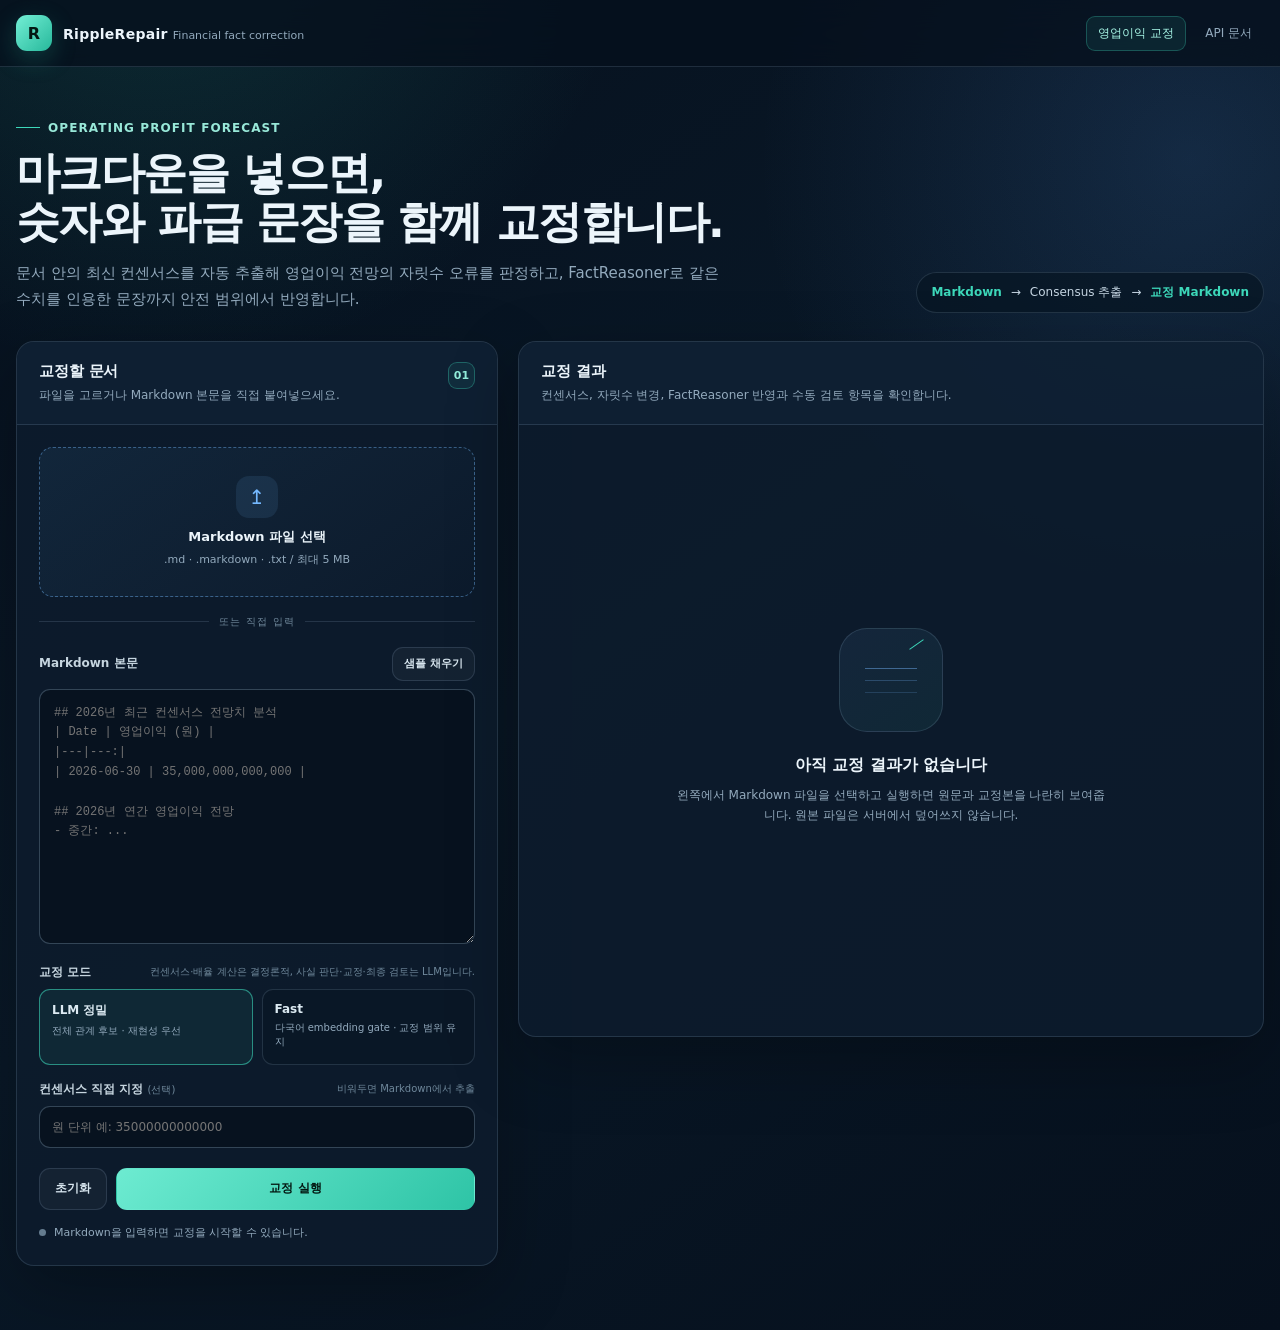
<file: web_app/static/forecast_correction.html>
<!DOCTYPE html>
<html lang="ko">
<head>
  <meta charset="UTF-8" />
  <meta name="viewport" content="width=device-width, initial-scale=1.0" />
  <meta name="color-scheme" content="dark" />
  <title>영업이익 전망 교정 · RippleRepair</title>
  <style>
    :root {
      --bg: #07111f;
      --panel: rgba(13, 28, 45, 0.88);
      --panel-strong: #102338;
      --panel-soft: rgba(25, 50, 73, 0.62);
      --line: rgba(148, 177, 202, 0.18);
      --line-strong: rgba(148, 177, 202, 0.32);
      --text: #ecf5fb;
      --muted: #93aabd;
      --accent: #3dd8ba;
      --accent-strong: #20bfa2;
      --blue: #75b9ff;
      --amber: #f4c66d;
      --red: #ff8d8d;
      --shadow: 0 24px 70px rgba(0, 0, 0, 0.26);
      --radius: 18px;
    }

    * { box-sizing: border-box; }

    html { scroll-behavior: smooth; }

    body {
      margin: 0;
      min-height: 100vh;
      color: var(--text);
      background:
        radial-gradient(circle at 12% -8%, rgba(43, 178, 154, 0.19), transparent 30rem),
        radial-gradient(circle at 93% 12%, rgba(76, 133, 210, 0.17), transparent 27rem),
        linear-gradient(145deg, #06101d 0%, #091827 48%, #06101d 100%);
      font-family: Pretendard, "Noto Sans KR", Inter, ui-sans-serif, system-ui, -apple-system, BlinkMacSystemFont, "Segoe UI", sans-serif;
    }

    button, input, textarea { font: inherit; }

    button, a, input, textarea, [tabindex] { outline-color: var(--accent); }

    a { color: inherit; text-decoration: none; }

    .shell { width: min(1480px, calc(100% - 32px)); margin: 0 auto; }

    .topbar {
      position: sticky;
      top: 0;
      z-index: 10;
      border-bottom: 1px solid var(--line);
      background: rgba(6, 16, 29, 0.78);
      backdrop-filter: blur(18px);
    }

    .topbar-inner {
      min-height: 66px;
      display: flex;
      align-items: center;
      gap: 18px;
    }

    .brand { display: flex; align-items: center; gap: 11px; min-width: 0; }

    .brand-mark {
      width: 36px;
      height: 36px;
      display: grid;
      place-items: center;
      border-radius: 11px;
      color: #031813;
      background: linear-gradient(135deg, #73efd5, #27b89b);
      box-shadow: 0 8px 24px rgba(39, 184, 155, 0.25);
      font-weight: 900;
    }

    .brand-copy { min-width: 0; }
    .brand-title { margin: 0; font-size: 14px; font-weight: 800; letter-spacing: 0.02em; }
    .brand-subtitle { margin: 2px 0 0; color: var(--muted); font-size: 11px; white-space: nowrap; }

    .nav { margin-left: auto; display: flex; align-items: center; gap: 7px; overflow-x: auto; }
    .nav a {
      flex: 0 0 auto;
      padding: 8px 11px;
      border: 1px solid transparent;
      border-radius: 9px;
      color: var(--muted);
      font-size: 12px;
      transition: .18s ease;
    }
    .nav a:hover { color: var(--text); border-color: var(--line); background: rgba(255,255,255,.035); }
    .nav a.active { color: #a8f7e7; border-color: rgba(61,216,186,.28); background: rgba(61,216,186,.09); }

    main { padding: 46px 0 64px; }

    .hero {
      display: grid;
      grid-template-columns: minmax(0, 1fr) auto;
      gap: 28px;
      align-items: end;
      margin-bottom: 28px;
    }

    .eyebrow {
      display: inline-flex;
      align-items: center;
      gap: 8px;
      margin-bottom: 13px;
      color: #98e8d8;
      font-size: 12px;
      font-weight: 800;
      letter-spacing: .09em;
      text-transform: uppercase;
    }

    .eyebrow::before {
      content: "";
      width: 24px;
      height: 1px;
      background: var(--accent);
    }

    h1 { margin: 0; font-size: clamp(27px, 4vw, 44px); line-height: 1.13; letter-spacing: -0.035em; }
    .hero p { max-width: 710px; margin: 14px 0 0; color: var(--muted); font-size: 15px; line-height: 1.72; }

    .flow-pill {
      display: flex;
      align-items: center;
      gap: 9px;
      padding: 11px 14px;
      border: 1px solid var(--line);
      border-radius: 999px;
      background: rgba(8, 22, 36, .74);
      color: #c5d5e2;
      font-size: 12px;
      white-space: nowrap;
    }
    .flow-pill b { color: var(--accent); }

    .workspace {
      display: grid;
      grid-template-columns: minmax(360px, .84fr) minmax(500px, 1.3fr);
      gap: 20px;
      align-items: start;
    }

    .card {
      border: 1px solid var(--line);
      border-radius: var(--radius);
      background: var(--panel);
      box-shadow: var(--shadow);
      overflow: hidden;
    }

    .card-head {
      display: flex;
      align-items: flex-start;
      justify-content: space-between;
      gap: 18px;
      padding: 20px 22px;
      border-bottom: 1px solid var(--line);
      background: rgba(17, 37, 57, .48);
    }

    .card-head h2 { margin: 0; font-size: 15px; letter-spacing: -.01em; }
    .card-head p { margin: 5px 0 0; color: var(--muted); font-size: 12px; line-height: 1.5; }
    .card-body { padding: 22px; }

    .step {
      min-width: 27px;
      height: 27px;
      display: inline-grid;
      place-items: center;
      border: 1px solid rgba(61,216,186,.33);
      border-radius: 9px;
      color: #92eddb;
      background: rgba(61,216,186,.08);
      font-size: 11px;
      font-weight: 850;
    }

    .dropzone {
      display: grid;
      place-items: center;
      min-height: 150px;
      padding: 22px;
      border: 1px dashed rgba(117,185,255,.42);
      border-radius: 14px;
      background: linear-gradient(145deg, rgba(37,76,106,.25), rgba(13,30,47,.25));
      text-align: center;
      cursor: pointer;
      transition: border-color .18s ease, background .18s ease, transform .18s ease;
    }

    .dropzone:hover, .dropzone.dragging {
      border-color: var(--accent);
      background: rgba(61,216,186,.07);
      transform: translateY(-1px);
    }

    .drop-icon {
      width: 42px;
      height: 42px;
      display: grid;
      place-items: center;
      margin: 0 auto 10px;
      border-radius: 13px;
      color: var(--blue);
      background: rgba(117,185,255,.10);
      font-size: 20px;
    }
    .dropzone strong { display: block; font-size: 13px; }
    .dropzone span { display: block; margin-top: 6px; color: var(--muted); font-size: 11px; }

    .file-meta {
      display: none;
      align-items: center;
      justify-content: space-between;
      gap: 12px;
      margin-top: 10px;
      padding: 10px 12px;
      border: 1px solid rgba(61,216,186,.20);
      border-radius: 10px;
      background: rgba(61,216,186,.055);
      color: #b6cbd9;
      font-size: 11px;
    }
    .file-meta.visible { display: flex; }
    .file-meta b { color: #9aebdb; font-weight: 700; }

    .divider {
      display: flex;
      align-items: center;
      gap: 10px;
      margin: 18px 0;
      color: #6f879a;
      font-size: 10px;
      text-transform: uppercase;
      letter-spacing: .13em;
    }
    .divider::before, .divider::after { content: ""; height: 1px; flex: 1; background: var(--line); }

    .field { margin-bottom: 16px; }
    .field:last-child { margin-bottom: 0; }
    .label-row { display: flex; align-items: center; justify-content: space-between; gap: 10px; margin-bottom: 8px; }
    label, .field-label { color: #c6d5df; font-size: 12px; font-weight: 700; }
    .hint { color: #6f889b; font-size: 10px; font-weight: 500; }

    textarea, input[type="number"] {
      width: 100%;
      border: 1px solid var(--line-strong);
      border-radius: 11px;
      color: var(--text);
      background: rgba(5, 15, 26, .64);
      transition: border-color .18s ease, box-shadow .18s ease;
    }
    textarea:focus, input[type="number"]:focus {
      border-color: rgba(61,216,186,.72);
      box-shadow: 0 0 0 3px rgba(61,216,186,.08);
      outline: none;
    }
    textarea {
      min-height: 255px;
      padding: 14px;
      resize: vertical;
      font-family: "SFMono-Regular", Consolas, "Liberation Mono", Menlo, monospace;
      font-size: 12px;
      line-height: 1.65;
      tab-size: 2;
    }
    input[type="number"] { height: 42px; padding: 0 12px; font-size: 12px; }

    .mode-grid { display: grid; grid-template-columns: 1fr 1fr; gap: 9px; }
    .mode-option { position: relative; cursor: pointer; }
    .mode-option input { position: absolute; opacity: 0; pointer-events: none; }
    .mode-copy {
      display: block;
      min-height: 76px;
      padding: 12px;
      border: 1px solid var(--line);
      border-radius: 11px;
      background: rgba(8,20,32,.42);
      transition: .18s ease;
    }
    .mode-copy strong { display: block; color: #dceaf2; font-size: 12px; }
    .mode-copy small { display: block; margin-top: 5px; color: var(--muted); font-size: 10px; line-height: 1.45; font-weight: 500; }
    .mode-option input:checked + .mode-copy { border-color: rgba(61,216,186,.58); background: rgba(61,216,186,.075); }
    .mode-option input:focus-visible + .mode-copy { outline: 2px solid var(--accent); outline-offset: 2px; }

    .actions { display: flex; gap: 9px; margin-top: 20px; }
    .button {
      min-height: 42px;
      display: inline-flex;
      align-items: center;
      justify-content: center;
      gap: 8px;
      border: 1px solid var(--line);
      border-radius: 11px;
      padding: 0 15px;
      color: #d8e6ef;
      background: rgba(255,255,255,.035);
      cursor: pointer;
      font-size: 12px;
      font-weight: 780;
      transition: transform .15s ease, background .15s ease, border-color .15s ease;
    }
    .button:hover:not(:disabled) { transform: translateY(-1px); border-color: var(--line-strong); background: rgba(255,255,255,.065); }
    .button:disabled { opacity: .5; cursor: not-allowed; }
    .button.primary { flex: 1; border-color: transparent; color: #041913; background: linear-gradient(135deg, #6debd1, #2ec4a6); }
    .button.primary:hover:not(:disabled) { background: linear-gradient(135deg, #86f1dc, #3dd0b2); }
    .button.small { min-height: 34px; padding: 0 11px; font-size: 11px; }

    .spinner {
      width: 14px;
      height: 14px;
      display: none;
      border: 2px solid rgba(3,24,19,.22);
      border-top-color: #041913;
      border-radius: 50%;
      animation: spin .75s linear infinite;
    }
    .working .spinner { display: inline-block; }
    @keyframes spin { to { transform: rotate(360deg); } }

    .status-line {
      display: flex;
      align-items: center;
      gap: 8px;
      min-height: 20px;
      margin-top: 13px;
      color: var(--muted);
      font-size: 11px;
    }
    .status-dot { width: 7px; height: 7px; border-radius: 50%; background: #657c8f; }
    .status-line.success { color: #8be6d3; }
    .status-line.success .status-dot { background: var(--accent); box-shadow: 0 0 0 4px rgba(61,216,186,.09); }
    .status-line.error { color: var(--red); }
    .status-line.error .status-dot { background: var(--red); }
    .status-line.busy .status-dot { background: var(--amber); animation: pulse 1.2s ease infinite; }
    @keyframes pulse { 50% { opacity: .35; } }

    .output-card { min-height: 696px; }
    .output-actions { display: none; flex-wrap: wrap; gap: 7px; }
    .output-actions.visible { display: flex; }

    .empty-state {
      min-height: 605px;
      display: grid;
      place-items: center;
      padding: 46px;
      text-align: center;
    }
    .empty-state.hidden { display: none; }
    .empty-graphic {
      width: 104px;
      height: 104px;
      position: relative;
      margin: 0 auto 23px;
      border: 1px solid var(--line);
      border-radius: 28px;
      background: linear-gradient(145deg, rgba(117,185,255,.08), rgba(61,216,186,.08));
    }
    .empty-graphic::before, .empty-graphic::after {
      content: "";
      position: absolute;
      left: 25px;
      right: 25px;
      height: 1px;
      background: rgba(117,185,255,.45);
    }
    .empty-graphic::before { top: 39px; box-shadow: 0 12px 0 rgba(117,185,255,.25), 0 24px 0 rgba(117,185,255,.18); }
    .empty-graphic::after { width: 17px; left: auto; right: 17px; top: 15px; background: var(--accent); transform: rotate(-35deg); }
    .empty-state h3 { margin: 0; font-size: 16px; }
    .empty-state p { max-width: 440px; margin: 10px auto 0; color: var(--muted); font-size: 12px; line-height: 1.65; }

    .progress-panel { display: none; padding: 24px 22px; }
    .progress-panel.visible { display: block; }
    .progress-head { display: flex; align-items: baseline; justify-content: space-between; gap: 12px; margin-bottom: 16px; }
    .progress-head h3 { margin: 0; font-size: 14px; }
    .progress-head span { color: var(--amber); font-size: 11px; }
    .progress-list { display: grid; gap: 9px; }
    .progress-item { display: grid; grid-template-columns: 20px minmax(0, 1fr); gap: 10px; align-items: start; padding: 11px 12px; border: 1px solid var(--line); border-radius: 11px; background: rgba(5,16,27,.38); }
    .progress-icon { width: 18px; height: 18px; display: grid; place-items: center; border: 1px solid #557084; border-radius: 50%; color: #8aa2b4; font-size: 10px; }
    .progress-item.active { border-color: rgba(244,198,109,.38); background: rgba(244,198,109,.06); }
    .progress-item.active .progress-icon { border-color: var(--amber); color: var(--amber); animation: pulse 1.2s ease infinite; }
    .progress-item.completed .progress-icon { border-color: var(--accent); color: var(--accent); }
    .progress-item.failed { border-color: rgba(255,141,141,.4); }
    .progress-item.failed .progress-icon { border-color: var(--red); color: var(--red); }
    .progress-item strong { display: block; color: #dceaf3; font-size: 12px; }
    .progress-item small { display: block; margin-top: 3px; color: var(--muted); font-size: 11px; line-height: 1.45; }

    .result { display: none; }
    .result.visible { display: block; }

    .summary-grid { display: grid; grid-template-columns: repeat(4, 1fr); gap: 10px; margin-bottom: 18px; }
    .summary-item {
      min-height: 88px;
      padding: 13px;
      border: 1px solid var(--line);
      border-radius: 12px;
      background: rgba(5,16,27,.46);
    }
    .summary-item span { display: block; color: var(--muted); font-size: 10px; }
    .summary-item strong { display: block; margin-top: 8px; color: #f1f8fc; font-size: 17px; letter-spacing: -.02em; }
    .summary-item small { display: block; margin-top: 4px; color: #728a9d; font-size: 9px; line-height: 1.35; }
    .summary-item.review strong { color: var(--amber); }
    .summary-item.clear strong { color: var(--accent); }

    .section-block { margin-top: 18px; }
    .section-title { display: flex; align-items: center; justify-content: space-between; gap: 12px; margin-bottom: 9px; }
    .section-title h3 { margin: 0; color: #d8e7ef; font-size: 12px; }
    .count-badge { padding: 3px 7px; border-radius: 999px; color: #8aa2b4; background: rgba(255,255,255,.045); font-size: 9px; }

    .compare-grid { display: grid; grid-template-columns: 1fr 1fr; gap: 10px; }
    .compare-pane { min-width: 0; border: 1px solid var(--line); border-radius: 12px; overflow: hidden; background: rgba(4,14,24,.55); }
    .compare-head { display: flex; justify-content: space-between; align-items: center; padding: 9px 11px; border-bottom: 1px solid var(--line); color: #8da4b5; font-size: 10px; }
    .compare-head b { color: #caddE7; }
    .markdown-output {
      width: 100%;
      min-height: 275px;
      max-height: 470px;
      padding: 13px;
      border: 0;
      border-radius: 0;
      background: transparent;
      color: #bcd0dc;
      resize: vertical;
      font-size: 11px;
      line-height: 1.58;
    }
    .compare-pane.corrected { border-color: rgba(61,216,186,.24); }
    .compare-pane.corrected .markdown-output { color: #d6eee8; }

    .change-list, .review-list { display: grid; gap: 8px; }
    .change-item, .review-item {
      padding: 11px 12px;
      border: 1px solid var(--line);
      border-radius: 11px;
      background: rgba(7,18,30,.53);
    }
    .change-top { display: flex; align-items: center; justify-content: space-between; gap: 12px; }
    .change-top strong { font-size: 11px; }
    .factor { color: #91e9d7; font-size: 10px; font-family: ui-monospace, monospace; }
    .change-lines { display: grid; grid-template-columns: 1fr auto 1fr; align-items: center; gap: 8px; margin-top: 9px; }
    .change-lines code {
      min-width: 0;
      overflow-x: auto;
      padding: 7px 8px;
      border-radius: 7px;
      color: #aabecb;
      background: rgba(0,0,0,.22);
      font-size: 9px;
      white-space: pre;
    }
    .change-lines code.after { color: #a9e8db; background: rgba(61,216,186,.055); }
    .arrow { color: #577184; font-size: 11px; }
    .empty-list { padding: 18px; border: 1px dashed var(--line); border-radius: 11px; color: #71899b; text-align: center; font-size: 11px; }

    .review-item { border-color: rgba(244,198,109,.20); background: rgba(244,198,109,.035); }
    .review-item strong { display: block; color: #f0cd86; font-size: 11px; line-height: 1.55; }
    .review-item small { display: block; margin-top: 5px; color: #8299aa; font-size: 9px; }
    .review-list.clear .review-item { border-color: rgba(61,216,186,.18); background: rgba(61,216,186,.035); }
    .review-list.clear .review-item strong { color: #88dfce; }

    .toast {
      position: fixed;
      right: 22px;
      bottom: 22px;
      z-index: 20;
      max-width: min(360px, calc(100% - 44px));
      padding: 11px 14px;
      border: 1px solid rgba(61,216,186,.28);
      border-radius: 11px;
      color: #d9f5ef;
      background: rgba(10, 31, 43, .96);
      box-shadow: var(--shadow);
      font-size: 11px;
      opacity: 0;
      transform: translateY(10px);
      pointer-events: none;
      transition: .2s ease;
    }
    .toast.visible { opacity: 1; transform: translateY(0); }

    @media (max-width: 1120px) {
      .workspace { grid-template-columns: 1fr; }
      .output-card { min-height: 620px; }
      .empty-state { min-height: 520px; }
    }

    @media (max-width: 760px) {
      .shell { width: min(100% - 20px, 1480px); }
      .topbar-inner { min-height: 60px; }
      .brand-subtitle { display: none; }
      .nav a:not(.active) { display: none; }
      main { padding-top: 30px; }
      .hero { grid-template-columns: 1fr; gap: 15px; }
      .flow-pill { width: fit-content; }
      .card-head, .card-body { padding: 17px; }
      .summary-grid { grid-template-columns: 1fr 1fr; }
      .compare-grid { grid-template-columns: 1fr; }
      .change-lines { grid-template-columns: 1fr; }
      .arrow { transform: rotate(90deg); text-align: center; }
      .output-actions .button { flex: 1; }
    }
  </style>
</head>
<body>
  <header class="topbar">
    <div class="shell topbar-inner">
      <a class="brand" href="/" aria-label="영업이익 교정으로 이동">
        <span class="brand-mark">R</span>
        <span class="brand-copy">
          <span class="brand-title">RippleRepair</span>
          <span class="brand-subtitle">Financial fact correction</span>
        </span>
      </a>
      <nav class="nav" aria-label="주요 화면">
        <a class="active" href="/forecast-correction" aria-current="page">영업이익 교정</a>
        <a href="/docs" target="_blank" rel="noreferrer">API 문서</a>
      </nav>
    </div>
  </header>

  <main class="shell">
    <section class="hero">
      <div>
        <div class="eyebrow">Operating profit forecast</div>
        <h1>마크다운을 넣으면,<br />숫자와 파급 문장을 함께 교정합니다.</h1>
        <p>문서 안의 최신 컨센서스를 자동 추출해 영업이익 전망의 자릿수 오류를 판정하고, FactReasoner로 같은 수치를 인용한 문장까지 안전 범위에서 반영합니다.</p>
      </div>
      <div class="flow-pill"><b>Markdown</b><span>→</span><span>Consensus 추출</span><span>→</span><b>교정 Markdown</b></div>
    </section>

    <div class="workspace">
      <form id="correctionForm" class="card" novalidate>
        <div class="card-head">
          <div>
            <h2>교정할 문서</h2>
            <p>파일을 고르거나 Markdown 본문을 직접 붙여넣으세요.</p>
          </div>
          <span class="step">01</span>
        </div>
        <div class="card-body">
          <input id="filePicker" type="file" accept=".md,.markdown,.txt,text/markdown,text/plain" hidden />
          <div id="dropZone" class="dropzone" role="button" tabindex="0" aria-label="마크다운 파일 선택 또는 드롭">
            <div>
              <div class="drop-icon" aria-hidden="true">↥</div>
              <strong>Markdown 파일 선택</strong>
              <span>.md · .markdown · .txt / 최대 5 MB</span>
            </div>
          </div>
          <div id="fileMeta" class="file-meta" aria-live="polite">
            <span><b id="fileName"></b> <span id="fileSize"></span></span>
            <button id="removeFileButton" class="button small" type="button">선택 해제</button>
          </div>

          <div class="divider">또는 직접 입력</div>

          <div class="field">
            <div class="label-row">
              <label for="markdownInput">Markdown 본문</label>
              <button id="sampleButton" class="button small" type="button">샘플 채우기</button>
            </div>
            <textarea id="markdownInput" placeholder="## 2026년 최근 컨센서스 전망치 분석&#10;| Date | 영업이익 (원) |&#10;|---|---:|&#10;| 2026-06-30 | 35,000,000,000,000 |&#10;&#10;## 2026년 연간 영업이익 전망&#10;- 중간: ..." spellcheck="false"></textarea>
          </div>

          <div class="field">
            <div class="label-row">
              <span class="field-label">교정 모드</span>
              <span class="hint">컨센서스·배율 계산은 결정론적, 사실 판단·교정·최종 검토는 LLM입니다.</span>
            </div>
            <div class="mode-grid">
              <label class="mode-option">
                <input type="radio" name="graph_mode" value="llm" checked />
                <span class="mode-copy"><strong>LLM 정밀</strong><small>전체 관계 후보 · 재현성 우선</small></span>
              </label>
              <label class="mode-option">
                <input type="radio" name="graph_mode" value="fast" />
                <span class="mode-copy"><strong>Fast</strong><small>다국어 embedding gate · 교정 범위 유지</small></span>
              </label>
            </div>
          </div>

          <div class="field">
            <div class="label-row">
              <label for="consensusInput">컨센서스 직접 지정 <span class="hint">(선택)</span></label>
              <span class="hint">비워두면 Markdown에서 추출</span>
            </div>
            <input id="consensusInput" type="number" step="any" placeholder="원 단위 예: 35000000000000" />
          </div>

          <div class="actions">
            <button id="clearButton" class="button" type="button">초기화</button>
            <button id="runButton" class="button primary" type="submit">
              <span class="spinner" aria-hidden="true"></span>
              <span id="runButtonLabel">교정 실행</span>
            </button>
          </div>
          <div id="statusLine" class="status-line" role="status" aria-live="polite">
            <span class="status-dot" aria-hidden="true"></span>
            <span id="statusText">Markdown을 입력하면 교정을 시작할 수 있습니다.</span>
          </div>
        </div>
      </form>

      <section class="card output-card" aria-labelledby="resultTitle">
        <div class="card-head">
          <div>
            <h2 id="resultTitle">교정 결과</h2>
            <p>컨센서스, 자릿수 변경, FactReasoner 반영과 수동 검토 항목을 확인합니다.</p>
          </div>
          <div id="outputActions" class="output-actions">
            <button id="copyButton" class="button small" type="button">교정본 복사</button>
            <button id="downloadButton" class="button small" type="button">.md 다운로드</button>
          </div>
        </div>

        <div id="emptyState" class="empty-state">
          <div>
            <div class="empty-graphic" aria-hidden="true"></div>
            <h3>아직 교정 결과가 없습니다</h3>
            <p>왼쪽에서 Markdown 파일을 선택하고 실행하면 원문과 교정본을 나란히 보여줍니다. 원본 파일은 서버에서 덮어쓰지 않습니다.</p>
          </div>
        </div>

        <div id="progressPanel" class="progress-panel" aria-live="polite">
          <div class="progress-head">
            <h3>실시간 처리 단계</h3>
            <span id="progressElapsed">대기 중</span>
          </div>
          <div id="progressList" class="progress-list"></div>
        </div>

        <div id="result" class="result card-body">
          <div class="summary-grid">
            <div class="summary-item">
              <span>추출 컨센서스</span>
              <strong id="consensusValue">-</strong>
              <small id="consensusMeta">-</small>
            </div>
            <div class="summary-item">
              <span>자릿수 변경 셀</span>
              <strong id="scaleCount">0</strong>
            <small>LLM이 컨센서스와 자릿수 오류를 판단</small>
            </div>
            <div class="summary-item">
              <span>파급 교정</span>
              <strong id="rippleCount">0</strong>
              <small id="rippleMeta">FactReasoner 반영</small>
            </div>
            <div id="reviewSummary" class="summary-item">
              <span>검토 상태</span>
              <strong id="reviewStatus">-</strong>
              <small id="reviewMeta">-</small>
            </div>
          </div>

          <div class="section-block">
            <div class="section-title">
              <h3>원문 / 교정본</h3>
              <span id="lineMeta" class="count-badge">-</span>
            </div>
            <div class="compare-grid">
              <div class="compare-pane">
                <div class="compare-head"><b>원문</b><span>읽기 전용</span></div>
                <textarea id="originalOutput" class="markdown-output" readonly spellcheck="false"></textarea>
              </div>
              <div class="compare-pane corrected">
                <div class="compare-head"><b>교정 Markdown</b><span>다운로드 가능</span></div>
                <textarea id="correctedOutput" class="markdown-output" readonly spellcheck="false"></textarea>
              </div>
            </div>
          </div>

          <div class="section-block">
            <div class="section-title">
              <h3>자동 적용된 변경</h3>
              <span id="changeCount" class="count-badge">0건</span>
            </div>
            <div id="changeList" class="change-list"></div>
          </div>

          <div class="section-block">
            <div class="section-title">
              <h3>수동 검토</h3>
              <span id="reviewCount" class="count-badge">0건</span>
            </div>
            <div id="reviewList" class="review-list"></div>
          </div>
        </div>
      </section>
    </div>
  </main>

  <div id="toast" class="toast" role="status" aria-live="polite"></div>

  <script>
    (() => {
      "use strict";

      const API_URL = "/api/forecasts/operating-profit/correct";
      const ASYNC_API_URL = "/api/forecasts/operating-profit/correct/async";
      const MAX_FILE_BYTES = 5 * 1024 * 1024;
      const ACCEPTED_EXTENSIONS = [".md", ".markdown", ".txt"];
      const SAMPLE_MARKDOWN = `# 반도체 기업 2026년 전망

## 2026년 최근 컨센서스 전망치 분석

| Date | 영업이익 (원) |
|---|---:|
| 2026-05-31 | 34,000,000,000,000 |
| 2026-06-30 | 35,000,000,000,000 |

## 2026년 연간 영업이익 전망

- **상방:** 4,000,000,000,000,000원
- **중간:** 3,500,000,000,000,000원
- **하방:** 3,000,000,000,000,000원

중간 시나리오의 2026년 영업이익 전망은 3,500조원으로 추정한다.
`;

      const byId = (id) => document.getElementById(id);
      const ui = {
        form: byId("correctionForm"),
        filePicker: byId("filePicker"),
        dropZone: byId("dropZone"),
        fileMeta: byId("fileMeta"),
        fileName: byId("fileName"),
        fileSize: byId("fileSize"),
        removeFileButton: byId("removeFileButton"),
        markdownInput: byId("markdownInput"),
        consensusInput: byId("consensusInput"),
        sampleButton: byId("sampleButton"),
        clearButton: byId("clearButton"),
        runButton: byId("runButton"),
        runButtonLabel: byId("runButtonLabel"),
        statusLine: byId("statusLine"),
        statusText: byId("statusText"),
        emptyState: byId("emptyState"),
        progressPanel: byId("progressPanel"),
        progressList: byId("progressList"),
        progressElapsed: byId("progressElapsed"),
        result: byId("result"),
        outputActions: byId("outputActions"),
        originalOutput: byId("originalOutput"),
        correctedOutput: byId("correctedOutput"),
        consensusValue: byId("consensusValue"),
        consensusMeta: byId("consensusMeta"),
        scaleCount: byId("scaleCount"),
        rippleCount: byId("rippleCount"),
        rippleMeta: byId("rippleMeta"),
        reviewSummary: byId("reviewSummary"),
        reviewStatus: byId("reviewStatus"),
        reviewMeta: byId("reviewMeta"),
        lineMeta: byId("lineMeta"),
        changeCount: byId("changeCount"),
        changeList: byId("changeList"),
        reviewCount: byId("reviewCount"),
        reviewList: byId("reviewList"),
        copyButton: byId("copyButton"),
        downloadButton: byId("downloadButton"),
        toast: byId("toast"),
      };

      let selectedFileName = "";
      let selectedFileSize = 0;
      let latestResult = null;
      let toastTimer = null;

      const formatBytes = (bytes) => {
        if (!Number.isFinite(bytes) || bytes <= 0) return "";
        if (bytes < 1024) return `${bytes} B`;
        if (bytes < 1024 * 1024) return `${(bytes / 1024).toFixed(1)} KB`;
        return `${(bytes / (1024 * 1024)).toFixed(1)} MB`;
      };

      const formatNumber = (value) => {
        const number = Number(value);
        if (!Number.isFinite(number)) return "-";
        return new Intl.NumberFormat("ko-KR", { maximumFractionDigits: 6 }).format(number);
      };

      const formatWon = (value) => {
        const number = Number(value);
        if (!Number.isFinite(number)) return "추출 안 됨";
        const absolute = Math.abs(number);
        if (absolute >= 1e12) return `${formatNumber(number / 1e12)}조원`;
        if (absolute >= 1e8) return `${formatNumber(number / 1e8)}억원`;
        return `${formatNumber(number)}원`;
      };

      const lineCount = (text) => text ? text.split(/\r?\n/).length : 0;

      const showToast = (message) => {
        ui.toast.textContent = message;
        ui.toast.classList.add("visible");
        window.clearTimeout(toastTimer);
        toastTimer = window.setTimeout(() => ui.toast.classList.remove("visible"), 2200);
      };

      const setStatus = (type, message) => {
        ui.statusLine.className = `status-line${type ? ` ${type}` : ""}`;
        ui.statusText.textContent = message;
      };

      const setWorking = (working) => {
        ui.runButton.disabled = working;
        ui.clearButton.disabled = working;
        ui.sampleButton.disabled = working;
        ui.runButton.classList.toggle("working", working);
        ui.runButtonLabel.textContent = working ? "교정 중…" : "교정 실행";
      };

      const resetFileMeta = () => {
        selectedFileName = "";
        selectedFileSize = 0;
        ui.filePicker.value = "";
        ui.fileName.textContent = "";
        ui.fileSize.textContent = "";
        ui.fileMeta.classList.remove("visible");
      };

      const resetResult = () => {
        latestResult = null;
        ui.result.classList.remove("visible");
        ui.emptyState.classList.remove("hidden");
        ui.progressPanel.classList.remove("visible");
        ui.progressList.textContent = "";
        ui.progressElapsed.textContent = "대기 중";
        ui.outputActions.classList.remove("visible");
        ui.originalOutput.value = "";
        ui.correctedOutput.value = "";
        ui.changeList.textContent = "";
        ui.reviewList.textContent = "";
      };

      const STAGE_TITLES = {
        queued: "작업 시작",
        scale_analysis: "컨센서스·자릿수 분석",
        fact_graph: "Fact Graph 생성",
        pair_gate: "NLI 후보 Pair Gate",
        cascade: "연결 사실 영향 분석",
        atom_correction: "Fact Atom 교정",
        final_review: "최종 변경 재검토",
        completed: "완료",
      };

      const renderProgress = (job) => {
        const progress = Array.isArray(job && job.progress) ? job.progress : [];
        if (!progress.length) return;
        ui.emptyState.classList.add("hidden");
        ui.progressPanel.classList.add("visible");
        ui.progressList.textContent = "";
        progress.forEach((item) => {
          const row = document.createElement("article");
          const state = item.state === "active" && job.status === "failed" ? "failed" :
            item.state === "active" && job.status === "completed" ? "completed" : (item.state || "completed");
          row.className = `progress-item ${state}`;
          const icon = document.createElement("span");
          icon.className = "progress-icon";
          icon.textContent = state === "completed" ? "✓" : state === "failed" ? "!" : "•";
          const text = document.createElement("div");
          const title = document.createElement("strong");
          title.textContent = STAGE_TITLES[item.stage] || item.stage || "처리 중";
          const description = document.createElement("small");
          description.textContent = item.message || "처리 중입니다.";
          text.append(title, description);
          row.append(icon, text);
          ui.progressList.appendChild(row);
        });
        const active = progress[progress.length - 1];
        const start = Number(job.created_at) * 1000;
        const elapsed = Number.isFinite(start) ? Math.floor((Date.now() - start) / 1000) : 0;
        ui.progressElapsed.textContent = job.status === "completed" ? "완료" : job.status === "failed" ? "실패" : `${elapsed}초 경과`;
        if (active && job.status === "running") setStatus("busy", active.message || "LLM 정밀 교정 중입니다.");
      };

      const validateFile = (file) => {
        const lowerName = file.name.toLowerCase();
        if (!ACCEPTED_EXTENSIONS.some((extension) => lowerName.endsWith(extension))) {
          throw new Error(".md, .markdown 또는 .txt 파일만 선택할 수 있습니다.");
        }
        if (file.size > MAX_FILE_BYTES) {
          throw new Error("파일 크기는 5 MB 이하여야 합니다.");
        }
      };

      const loadFile = async (file) => {
        try {
          validateFile(file);
          const text = await file.text();
          if (!text.trim()) throw new Error("선택한 파일이 비어 있습니다.");
          ui.markdownInput.value = text;
          selectedFileName = file.name;
          selectedFileSize = file.size;
          ui.fileName.textContent = file.name;
          ui.fileSize.textContent = `· ${formatBytes(file.size)}`;
          ui.fileMeta.classList.add("visible");
          resetResult();
          setStatus("", "파일을 읽었습니다. 교정 모드와 컨센서스를 확인해 주세요.");
        } catch (error) {
          resetFileMeta();
          setStatus("error", error.message || "파일을 읽지 못했습니다.");
        }
      };

      const openFilePicker = () => ui.filePicker.click();
      ui.dropZone.addEventListener("click", openFilePicker);
      ui.dropZone.addEventListener("keydown", (event) => {
        if (event.key === "Enter" || event.key === " ") {
          event.preventDefault();
          openFilePicker();
        }
      });
      ui.filePicker.addEventListener("change", () => {
        if (ui.filePicker.files && ui.filePicker.files[0]) loadFile(ui.filePicker.files[0]);
      });
      ["dragenter", "dragover"].forEach((name) => ui.dropZone.addEventListener(name, (event) => {
        event.preventDefault();
        ui.dropZone.classList.add("dragging");
      }));
      ["dragleave", "drop"].forEach((name) => ui.dropZone.addEventListener(name, (event) => {
        event.preventDefault();
        ui.dropZone.classList.remove("dragging");
      }));
      ui.dropZone.addEventListener("drop", (event) => {
        const file = event.dataTransfer && event.dataTransfer.files && event.dataTransfer.files[0];
        if (file) loadFile(file);
      });

      ui.removeFileButton.addEventListener("click", () => {
        resetFileMeta();
        setStatus("", "파일 연결만 해제했습니다. 입력된 Markdown은 그대로 유지됩니다.");
      });

      ui.sampleButton.addEventListener("click", () => {
        resetFileMeta();
        resetResult();
        ui.markdownInput.value = SAMPLE_MARKDOWN;
        ui.consensusInput.value = "";
        setStatus("", "100배 자릿수 오류와 재인용 문장이 포함된 샘플을 채웠습니다.");
      });

      ui.clearButton.addEventListener("click", () => {
        ui.form.reset();
        ui.markdownInput.value = "";
        resetFileMeta();
        resetResult();
        setStatus("", "Markdown을 입력하면 교정을 시작할 수 있습니다.");
      });

      const appendEmpty = (container, message) => {
        const item = document.createElement("div");
        item.className = "empty-list";
        item.textContent = message;
        container.appendChild(item);
      };

      const appendChange = (container, title, factor, original, corrected) => {
        const item = document.createElement("article");
        item.className = "change-item";
        const top = document.createElement("div");
        top.className = "change-top";
        const heading = document.createElement("strong");
        heading.textContent = title;
        const factorNode = document.createElement("span");
        factorNode.className = "factor";
        factorNode.textContent = factor;
        top.append(heading, factorNode);

        const lines = document.createElement("div");
        lines.className = "change-lines";
        const before = document.createElement("code");
        before.textContent = original || "(원문 정보 없음)";
        const arrow = document.createElement("span");
        arrow.className = "arrow";
        arrow.textContent = "→";
        const after = document.createElement("code");
        after.className = "after";
        after.textContent = corrected || "(교정문 정보 없음)";
        lines.append(before, arrow, after);
        item.append(top, lines);
        container.appendChild(item);
      };

      const reviewReason = (item) => {
        if (typeof item === "string") return item;
        return String(item && (item.reason || item.error || item.statement) || "검토 사유가 제공되지 않았습니다.");
      };

      const reviewContext = (item) => {
        if (!item || typeof item !== "object") return "";
        return [
          item.year ? `${item.year}년` : "",
          item.line ? `${item.line}행` : "",
          item.node_id ? `node ${item.node_id}` : "",
          item.chunk_id ? `chunk ${item.chunk_id}` : "",
        ].filter(Boolean).join(" · ");
      };

      const appendReview = (container, item) => {
        const row = document.createElement("article");
        row.className = "review-item";
        const reason = document.createElement("strong");
        reason.textContent = reviewReason(item);
        row.appendChild(reason);
        const context = reviewContext(item);
        if (context) {
          const meta = document.createElement("small");
          meta.textContent = context;
          row.appendChild(meta);
        }
        container.appendChild(row);
      };

      const findConsensusDate = (scale) => {
        const corrections = Array.isArray(scale.corrections) ? scale.corrections : [];
        const correctionWithDate = corrections.find((item) => item && item.consensus_date);
        if (correctionWithDate) return correctionWithDate.consensus_date;
        if (scale.consensus && scale.consensus.date) return scale.consensus.date;
        const blocks = scale.consensus_extraction && Array.isArray(scale.consensus_extraction.blocks)
          ? scale.consensus_extraction.blocks : [];
        const dates = blocks.map((block) => block && block.latest && block.latest.date).filter(Boolean).sort();
        return dates.length ? dates[dates.length - 1] : "";
      };

      const renderResult = (data) => {
        latestResult = data;
        const scale = data.scale_correction || {};
        const factreasoner = data.factreasoner || {};
        const stats = data.stats || {};
        const corrections = Array.isArray(scale.corrections) ? scale.corrections : [];
        const applied = Array.isArray(factreasoner.applied_corrections) ? factreasoner.applied_corrections : [];
        const scaleReviews = Array.isArray(scale.review_items) ? scale.review_items : [];
        const factReviews = Array.isArray(factreasoner.manual_review) ? factreasoner.manual_review : [];
        const reviews = [...scaleReviews, ...factReviews];
        if (scale.needs_manual_review && !scaleReviews.length) {
          reviews.unshift({ reason: scale.reason || "LLM이 근거 부족 또는 불확실성을 보고 자동 교정을 보류했습니다." });
        }
        if (factreasoner.error) reviews.unshift({ reason: `FactReasoner: ${factreasoner.error}` });

        const original = String(data.original_markdown || ui.markdownInput.value || "");
        const corrected = String(data.corrected_markdown || original);
        ui.originalOutput.value = original;
        ui.correctedOutput.value = corrected;
        ui.lineMeta.textContent = `${lineCount(original)}행 → ${lineCount(corrected)}행`;

        ui.consensusValue.textContent = formatWon(scale.consensus_won);
        const sourceLabel = scale.consensus_source === "request" ? "직접 지정" : "Markdown 자동 추출";
        const consensusDate = findConsensusDate(scale);
        ui.consensusMeta.textContent = `${sourceLabel}${consensusDate ? ` · ${consensusDate}` : ""}`;
        ui.scaleCount.textContent = formatNumber(stats.scale_cells_changed || 0);
        ui.rippleCount.textContent = formatNumber(stats.factreasoner_corrections_applied || applied.length || 0);
        const rereview = factreasoner.rereview || {};
        const rereviewMeta = rereview.enabled
          ? ` · 재검토 ${rereview.passed || 0}/${rereview.checked || 0} 통과${rereview.reverted ? ` · ${rereview.reverted}건 되돌림` : ""}`
          : " · 재검토 끔";
        ui.rippleMeta.textContent = `${factreasoner.mode || "-"} 모드 · cascade ${stats.factreasoner_cascades_run || 0}회${rereviewMeta}`;
        const nliStats = factreasoner.nli_stats || {};
        if (Number.isFinite(Number(nliStats.enumerated_pairs))) {
          ui.rippleMeta.textContent += ` · pair ${nliStats.kept_pairs || 0}/${nliStats.enumerated_pairs || 0}`;
        }

        const needsReview = Boolean(stats.manual_review_required || reviews.length);
        ui.reviewStatus.textContent = needsReview ? "확인 필요" : "자동 검증 완료";
        ui.reviewMeta.textContent = needsReview ? `${reviews.length}개 항목` : "추가 검토 없음";
        ui.reviewSummary.classList.toggle("review", needsReview);
        ui.reviewSummary.classList.toggle("clear", !needsReview);

        ui.changeList.textContent = "";
        let renderedChanges = 0;
        corrections.forEach((correction) => {
          const changes = Array.isArray(correction.changes) ? correction.changes : [];
          if (!changes.length && correction.original && correction.corrected) {
            appendChange(
              ui.changeList,
              correction.kind || "LLM 교정",
              Number.isFinite(Number(correction.confidence)) ? `신뢰도 ${Math.round(Number(correction.confidence) * 100)}%` : "LLM 승인",
              correction.original,
              correction.corrected,
            );
            renderedChanges += 1;
          }
          changes.forEach((change) => {
            const period = correction.period && correction.period !== "annual" ? ` ${correction.period}` : "";
            const title = `${correction.year || "연도 미상"}년${period} · ${change.label || "영업이익"}${change.line ? ` · ${change.line}행` : ""}`;
            const factor = Number.isFinite(Number(change.factor)) ? `× ${formatNumber(change.factor)}` : "scale";
            appendChange(ui.changeList, title, factor, change.old_line, change.new_line);
            renderedChanges += 1;
          });
        });
        applied.forEach((change) => {
          const kind = change.kind === "literal_scale_ripple" ? "동일 금액 재인용" :
            change.kind === "atom_judgment" ? "FactReasoner atom" : "FactReasoner cascade";
          const location = change.line ? ` · ${change.line}행` : change.chunk_id ? ` · ${change.chunk_id}` : "";
          appendChange(ui.changeList, `${kind}${location}`, change.kind || "fact", change.original, change.corrected);
          renderedChanges += 1;
        });
        if (!renderedChanges) appendEmpty(ui.changeList, "자동으로 변경된 항목이 없습니다. 원문이 이미 정상일 수 있습니다.");
        ui.changeCount.textContent = `${renderedChanges}건`;

        ui.reviewList.textContent = "";
        ui.reviewList.classList.toggle("clear", !reviews.length);
        if (reviews.length) reviews.forEach((item) => appendReview(ui.reviewList, item));
        else appendReview(ui.reviewList, "자동 적용 경계를 벗어난 검토 항목이 없습니다.");
        ui.reviewCount.textContent = `${reviews.length}건`;

        ui.emptyState.classList.add("hidden");
        ui.result.classList.add("visible");
        ui.outputActions.classList.add("visible");
      };

      const errorMessage = async (response) => {
        try {
          const payload = await response.json();
          if (typeof payload.detail === "string") return payload.detail;
          if (Array.isArray(payload.detail)) return payload.detail.map((item) => item.msg || String(item)).join(" / ");
        } catch (_) {
          // Non-JSON errors fall through to the status-based message.
        }
        return `API 요청에 실패했습니다. (HTTP ${response.status})`;
      };

      const wait = (milliseconds) => new Promise((resolve) => window.setTimeout(resolve, milliseconds));

      const pollForecastJob = async (submission) => {
        const statusUrl = submission.status_url ||
          `/api/forecasts/operating-profit/correct/jobs/${encodeURIComponent(submission.job_id || "")}`;
        const startedAt = Date.now();
        // Long reports can require many sequential 4096-token reasoning calls.
        // Keep polling within the server's one-hour job retention window so a
        // completed background job is not shown as a client-side failure.
        const maxWaitMs = 60 * 60 * 1000;
        while (Date.now() - startedAt < maxWaitMs) {
          const response = await fetch(statusUrl, { cache: "no-store" });
          if (!response.ok) throw new Error(await errorMessage(response));
          const job = await response.json();
          renderProgress(job);
          if (job.status === "completed" && job.result) return job.result;
          if (job.status === "failed") throw new Error(job.error || "LLM 정밀 교정 작업이 실패했습니다.");
          const elapsedSeconds = Math.floor((Date.now() - startedAt) / 1000);
          setStatus("busy", `LLM 정밀 교정 중입니다… (${elapsedSeconds}초 경과, 창을 닫지 마세요)`);
          await wait(Math.max(1000, Number(job.poll_after_ms || 2000)));
        }
        throw new Error("LLM 정밀 교정이 60분 안에 완료되지 않았습니다. 작업이 계속 실행 중일 수 있으므로 job 상태를 확인해 주세요.");
      };

      ui.form.addEventListener("submit", async (event) => {
        event.preventDefault();
        const markdownText = ui.markdownInput.value;
        if (!markdownText.trim()) {
          setStatus("error", "교정할 Markdown 본문을 입력해 주세요.");
          ui.markdownInput.focus();
          return;
        }
        if (new Blob([markdownText]).size > MAX_FILE_BYTES) {
          setStatus("error", "Markdown 본문은 5 MB 이하여야 합니다.");
          return;
        }

        const selectedGraphMode = ui.form.elements.graph_mode.value;
        const payload = {
          markdown_text: markdownText,
          graph_mode: selectedGraphMode,
          nli_mode: selectedGraphMode === "fast" ? "fast" : "all_pairs",
          max_factreasoner_candidates: 10,
        };
        const consensusText = ui.consensusInput.value.trim();
        if (consensusText) {
          const consensus = Number(consensusText);
          if (!Number.isFinite(consensus) || consensus === 0) {
            setStatus("error", "컨센서스는 0이 아닌 유한한 원 단위 숫자여야 합니다.");
            ui.consensusInput.focus();
            return;
          }
          payload.consensus_won = consensus;
        }

        setWorking(true);
        const useAsync = true;
        setStatus("busy", "FactReasoner LLM 교정 작업을 접수하고 있습니다. 잠시만 기다려 주세요.");
        try {
          const response = await fetch(useAsync ? ASYNC_API_URL : API_URL, {
            method: "POST",
            headers: { "Content-Type": "application/json" },
            body: JSON.stringify(payload),
          });
          if (!response.ok) throw new Error(await errorMessage(response));
          let data = await response.json();
          if (useAsync) renderProgress(data);
          if (useAsync) data = await pollForecastJob(data);
          if (typeof data.corrected_markdown !== "string") throw new Error("API 응답에 corrected_markdown이 없습니다.");
          renderResult(data);
          const changed = Number(data.stats && data.stats.scale_cells_changed || 0) +
            Number(data.stats && data.stats.factreasoner_corrections_applied || 0);
          setStatus("success", changed ? `교정이 완료되었습니다. 자동 변경 ${changed}건을 확인하세요.` : "분석이 완료되었습니다. 자동 변경이 필요한 숫자는 없었습니다.");
        } catch (error) {
          setStatus("error", error.message || "교정 API 호출 중 오류가 발생했습니다.");
        } finally {
          setWorking(false);
        }
      });

      const copyText = async (text) => {
        if (navigator.clipboard && window.isSecureContext) {
          await navigator.clipboard.writeText(text);
          return;
        }
        const helper = document.createElement("textarea");
        helper.value = text;
        helper.style.position = "fixed";
        helper.style.opacity = "0";
        document.body.appendChild(helper);
        helper.select();
        document.execCommand("copy");
        helper.remove();
      };

      ui.copyButton.addEventListener("click", async () => {
        if (!latestResult) return;
        try {
          await copyText(String(latestResult.corrected_markdown || ""));
          showToast("교정 Markdown을 클립보드에 복사했습니다.");
        } catch (_) {
          showToast("복사하지 못했습니다. 교정본을 직접 선택해 주세요.");
        }
      });

      ui.downloadButton.addEventListener("click", () => {
        if (!latestResult) return;
        const markdown = String(latestResult.corrected_markdown || "");
        const baseName = (selectedFileName || "corrected-report")
          .replace(/\.(md|markdown|txt)$/i, "")
          .replace(/[^\p{L}\p{N}._-]+/gu, "-") || "corrected-report";
        const blobUrl = URL.createObjectURL(new Blob([markdown], { type: "text/markdown;charset=utf-8" }));
        const link = document.createElement("a");
        link.href = blobUrl;
        link.download = `${baseName}.corrected.md`;
        document.body.appendChild(link);
        link.click();
        link.remove();
        window.setTimeout(() => URL.revokeObjectURL(blobUrl), 0);
        showToast(`${link.download} 다운로드를 시작했습니다.`);
      });

      ui.markdownInput.addEventListener("input", () => {
        if (latestResult) {
          resetResult();
          setStatus("", "본문이 변경되었습니다. 다시 실행하면 새 입력으로 교정합니다.");
        }
      });
    })();
  </script>
</body>
</html>
</file>
